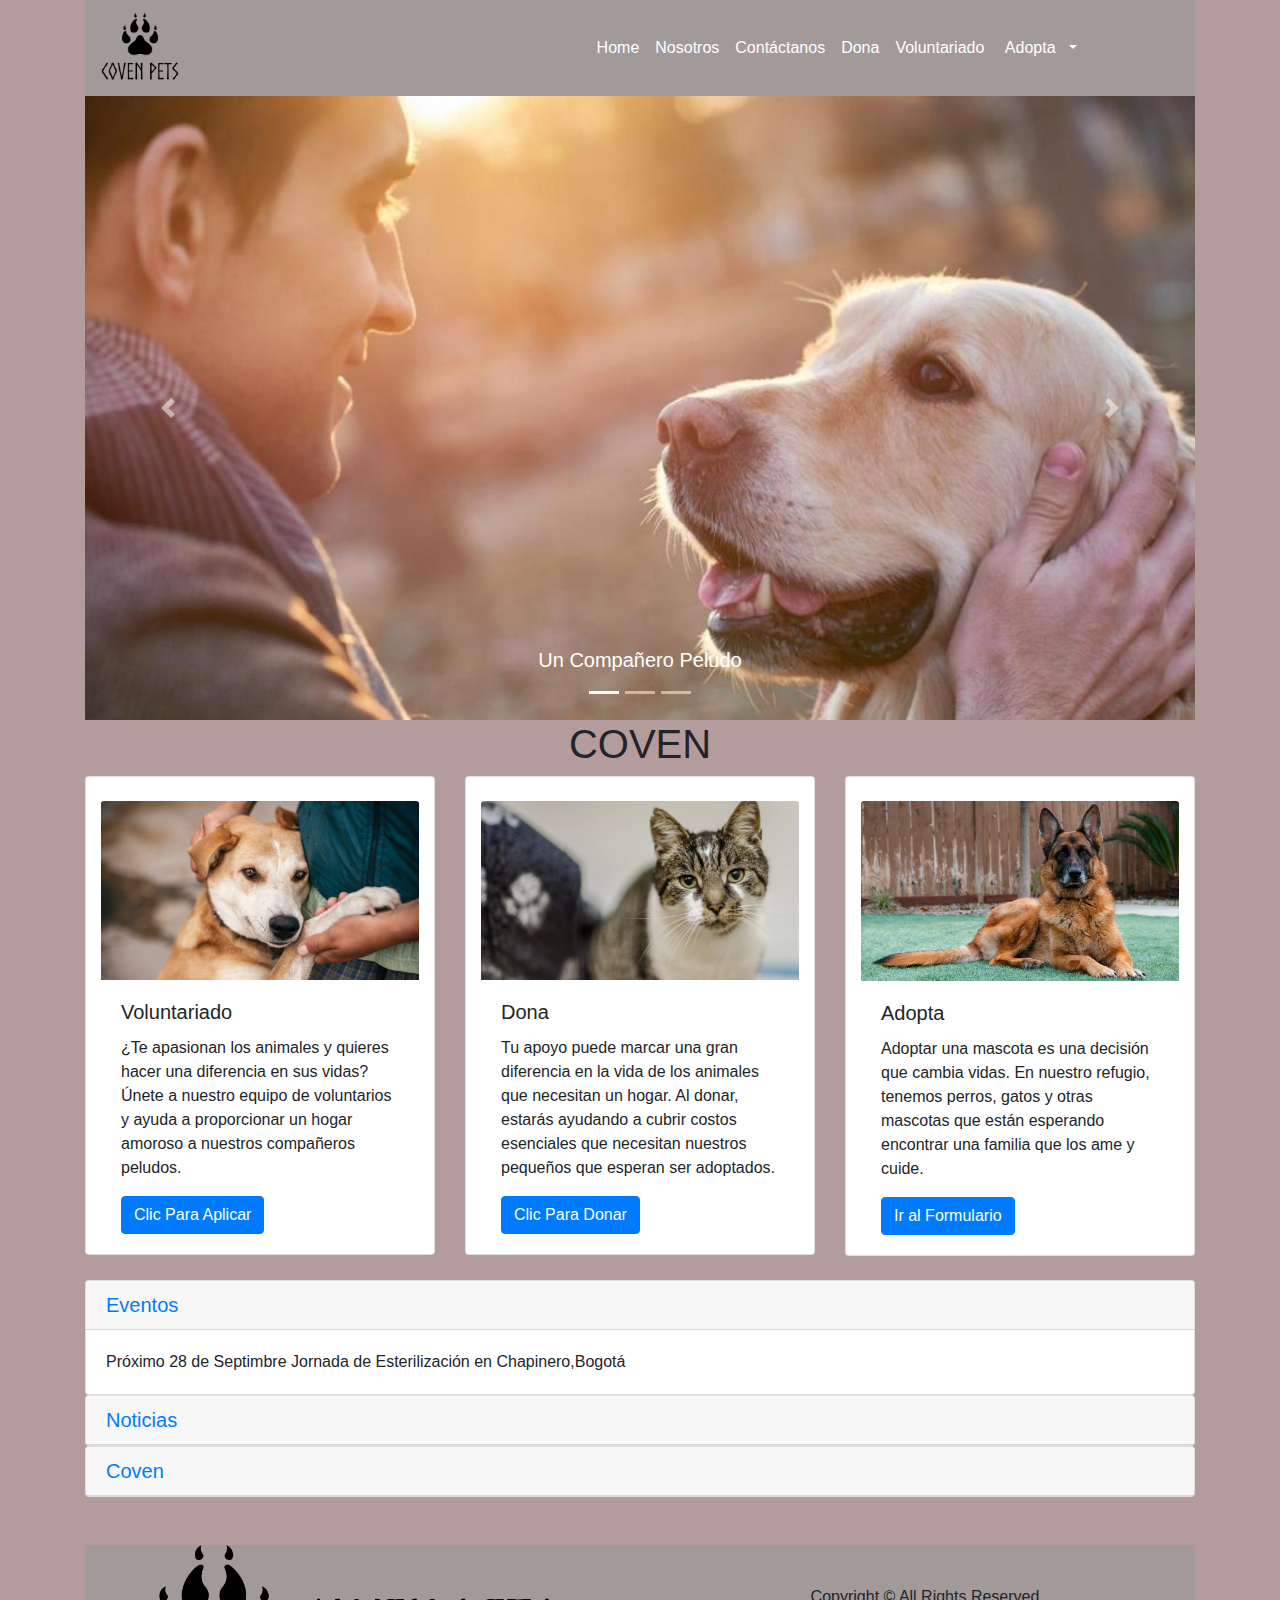
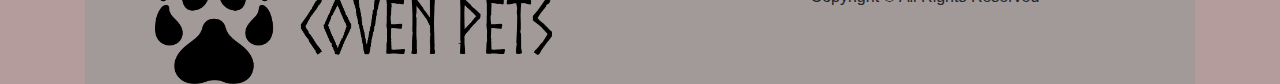
<file: index.html>
<!DOCTYPE html>
<html lang="en">
  <head>
    <meta charset="utf-8">
	<meta http-equiv="X-UA-Compatible" content="IE=edge">
	<meta name="viewport" content="width=device-width, initial-scale=1">
    <title>Untitled Document</title>
	  <link rel="icon" href="Images/icon.png" type="image/png">
    <!-- Bootstrap -->
	<link href="css/bootstrap-4.4.1.css" rel="stylesheet">
	<link href="stylec.css" rel="stylesheet" type="text/css">
  </head>
  <body>
  	<div class="container-fluid">
  	  <div class="container">
  	    <nav class="navbar navbar-expand-lg navbar-light bg-light"> <a class="navbar-brand" href="index.html"><img src="Images/Logo.png" width="78" height="70,2" alt=""/></a>
  	      <button class="navbar-toggler" type="button" data-toggle="collapse" data-target="#navbarSupportedContent1" aria-controls="navbarSupportedContent1" aria-expanded="false" aria-label="Toggle navigation"> <span class="navbar-toggler-icon"></span> </button>
  	      <div class="collapse navbar-collapse" id="navbarSupportedContent1">
  	        <ul class="navbar-nav mr-auto">
  	          <li class="nav-item active"> <a class="nav-link" href="index.html">Home <span class="sr-only">(current)</span></a> </li>
  	          <li class="nav-item"> <a class="nav-link" href="Nosotros.html">Nosotros</a> </li>
  	          <li class="nav-item"> <a class="nav-link" href="Contáctanos.html">Contáctanos</a></li>
  	          <li class="nav-item"> <a class="nav-link" href="index.html">Dona</a></li>
		      <li class="nav-item"> <a class="nav-link" href="index.html">Voluntariado&nbsp;</a></li>
			<li class="nav-item dropdown"> <a class="nav-link dropdown-toggle" href="index.html" id="navbarDropdown1" role="button" data-toggle="dropdown" aria-haspopup="true" aria-expanded="false"> Adopta&nbsp; </a>
  	            <div class="dropdown-menu" aria-labelledby="navbarDropdown1"> <a class="dropdown-item" href="Requisitos.html">Requisitos</a> <a class="dropdown-item" href="index.html">Conócelos</a> </div>
              </li>
            </ul>
</div>
        </nav>
  	    <div id="carouselExampleIndicators1" class="carousel slide" data-ride="carousel" style="background-color: grey">
  	      <ol class="carousel-indicators">
  	        <li data-target="#carouselExampleIndicators1" data-slide-to="0" class="active"></li>
  	        <li data-target="#carouselExampleIndicators1" data-slide-to="1"></li>
  	        <li data-target="#carouselExampleIndicators1" data-slide-to="2"></li>
          </ol>
  	      <div class="carousel-inner" role="listbox">
  	        <div class="carousel-item active"> <img class="d-block mx-auto img-fluid" src="Images/dueño.jpeg" alt="First slide">
  	          <div class="carousel-caption">
  	            <h5>Un Compañero Peludo</h5>
              </div>
            </div>
  	        <div class="carousel-item"> <img class="d-block mx-auto img-fluid" src="Images/durmiendo.jpg" alt="Second slide">
  	          <div class="carousel-caption">
  	            <h5>Un Nuevo Hogar </h5>
              </div>
            </div>
  	        <div class="carousel-item"> <img class="d-block mx-auto img-fluid" src="Images/carrusel.png" alt="Third slide">
  	          <div class="carousel-caption">
  	            <h5>El Poder De La Adopción</h5>
              </div>
            </div>
          </div>
  	      <a class="carousel-control-prev" href="#carouselExampleIndicators1" role="button" data-slide="prev"> <span class="carousel-control-prev-icon" aria-hidden="true"></span> <span class="sr-only">Previous</span></a> <a class="carousel-control-next" href="#carouselExampleIndicators1" role="button" data-slide="next"> <span class="carousel-control-next-icon" aria-hidden="true"></span> <span class="sr-only">Next</span></a></div>
		  <h1 class="text-center">COVEN</h1>
	    <div class="row">
		    <div class="col-xl-4">
		      <div class="card col-md-4 col-xl-12"> <br> <img class="card-img-top" src="Images/adopt3.jpg" alt="Card image cap">
		        <div class="card-body">
		          <h5 class="card-title">Voluntariado&nbsp;</h5>
		          <p class="card-text">¿Te apasionan los animales y quieres hacer una diferencia en sus vidas? Únete a nuestro equipo de voluntarios y ayuda a proporcionar un hogar amoroso a nuestros compañeros peludos.</p>
		          <a href="#" class="btn btn-primary">Clic Para Aplicar</a> </div>
	          </div>
		    </div>
		    <div class="col-xl-4">
		      <div class="card col-md-4 col-xl-12"> <br> <img class="card-img-top" src="Images/cat Morris.jpg.jpg" alt="Card image cap">
		        <div class="card-body">
		          <h5 class="card-title">Dona</h5>
		          <p class="card-text">Tu apoyo puede marcar una gran diferencia en la vida de los animales que necesitan un hogar. Al donar, estarás ayudando a cubrir costos esenciales que necesitan nuestros pequeños que esperan ser adoptados.</p>
		          <a href="#" class="btn btn-primary">Clic Para Donar</a> </div>
	          </div>
		    </div>
		    <div class="col-xl-4">
		      <div class="card col-md-4 col-xl-12"> <br> <img class="card-img-top" src="Images/Adopt1.jpg" alt="Card image cap">
		        <div class="card-body">
		          <h5 class="card-title">Adopta</h5>
		          <p class="card-text">Adoptar una mascota es una decisión que cambia vidas. En nuestro refugio, tenemos perros, gatos y otras mascotas que están esperando encontrar una familia que los ame y cuide.</p>
		          <a href="#" class="btn btn-primary">Ir al Formulario</a> </div>
	          </div>
		    </div>
	    </div>
		  <br>
	    <div id="accordion1" role="tablist">
		    <div class="card">
		      <div class="card-header" role="tab" id="headingOne1">
		        <h5 class="mb-0"> <a data-toggle="collapse" href="#collapseOne1" role="button" aria-expanded="true" aria-controls="collapseOne1"> Eventos </a> </h5>
	          </div>
		      <div id="collapseOne1" class="collapse show" role="tabpanel" aria-labelledby="headingOne1" data-parent="#accordion1">
		        <div class="card-body">Próximo 28 de Septimbre Jornada de Esterilización en Chapinero,Bogotá</div>
	          </div>
	      </div>
		    <div class="card">
		      <div class="card-header" role="tab" id="headingTwo1">
		        <h5 class="mb-0"> <a class="collapsed" data-toggle="collapse" href="#collapseTwo1" role="button" aria-expanded="false" aria-controls="collapseTwo1"> Noticias </a> </h5>
	          </div>
		      <div id="collapseTwo1" class="collapse" role="tabpanel" aria-labelledby="headingTwo1" data-parent="#accordion1">
		        <div class="card-body">En los últimos meses, Colombia ha adoptado varias leyes y regulaciones importantes que refuerzan la protección de los derechos de los animales. Uno de los desarrollos más notables es la prohibición de las corridas de toros, una tradición que, a pesar de ser criticada durante mucho tiempo, no fue oficialmente prohibida hasta mayo de 2024. Esta medida refleja un cambio significativo en la percepción cultural hacia el bienestar animal en el país.</div>
	          </div>
	      </div>
		    <div class="card">
		      <div class="card-header" role="tab" id="headingThree1">
		        <h5 class="mb-0"> <a class="collapsed" data-toggle="collapse" href="#collapseThree1" role="button" aria-expanded="false" aria-controls="collapseThree1"> Coven </a> </h5>
	          </div>
		      <div id="collapseThree1" class="collapse" role="tabpanel" aria-labelledby="headingThree1" data-parent="#accordion1">
		        <div class="card-body">Somos Coven, una empresa de Diseño y Arte que busca apoyar a nuestros compañeros peludos que más lo necesitan.</div>
	          </div>
	      </div>
	    </div> <br>
		
	    
		  <br>
		  <footer>
		  <div class="row">
		    <div class="col-xl-6"><img src="Images/logo 2.png" width="400" height="139" alt=""/></div>
		    <div class="col-xl-6">
		      <p>&nbsp;</p>
		      <p>Copyright © All Rights Reserved</p>
	        </div>
	      </div>
		</footer>
      </div>
	
</div>
  	<!-- body code goes here -->


	<!-- jQuery (necessary for Bootstrap's JavaScript plugins) --> 
	<script src="js/jquery-3.4.1.min.js"></script>

	<!-- Include all compiled plugins (below), or include individual files as needed -->
	<script src="js/popper.min.js"></script> 
  <script src="js/bootstrap-4.4.1.js"></script>
  </body>
</html>
</file>
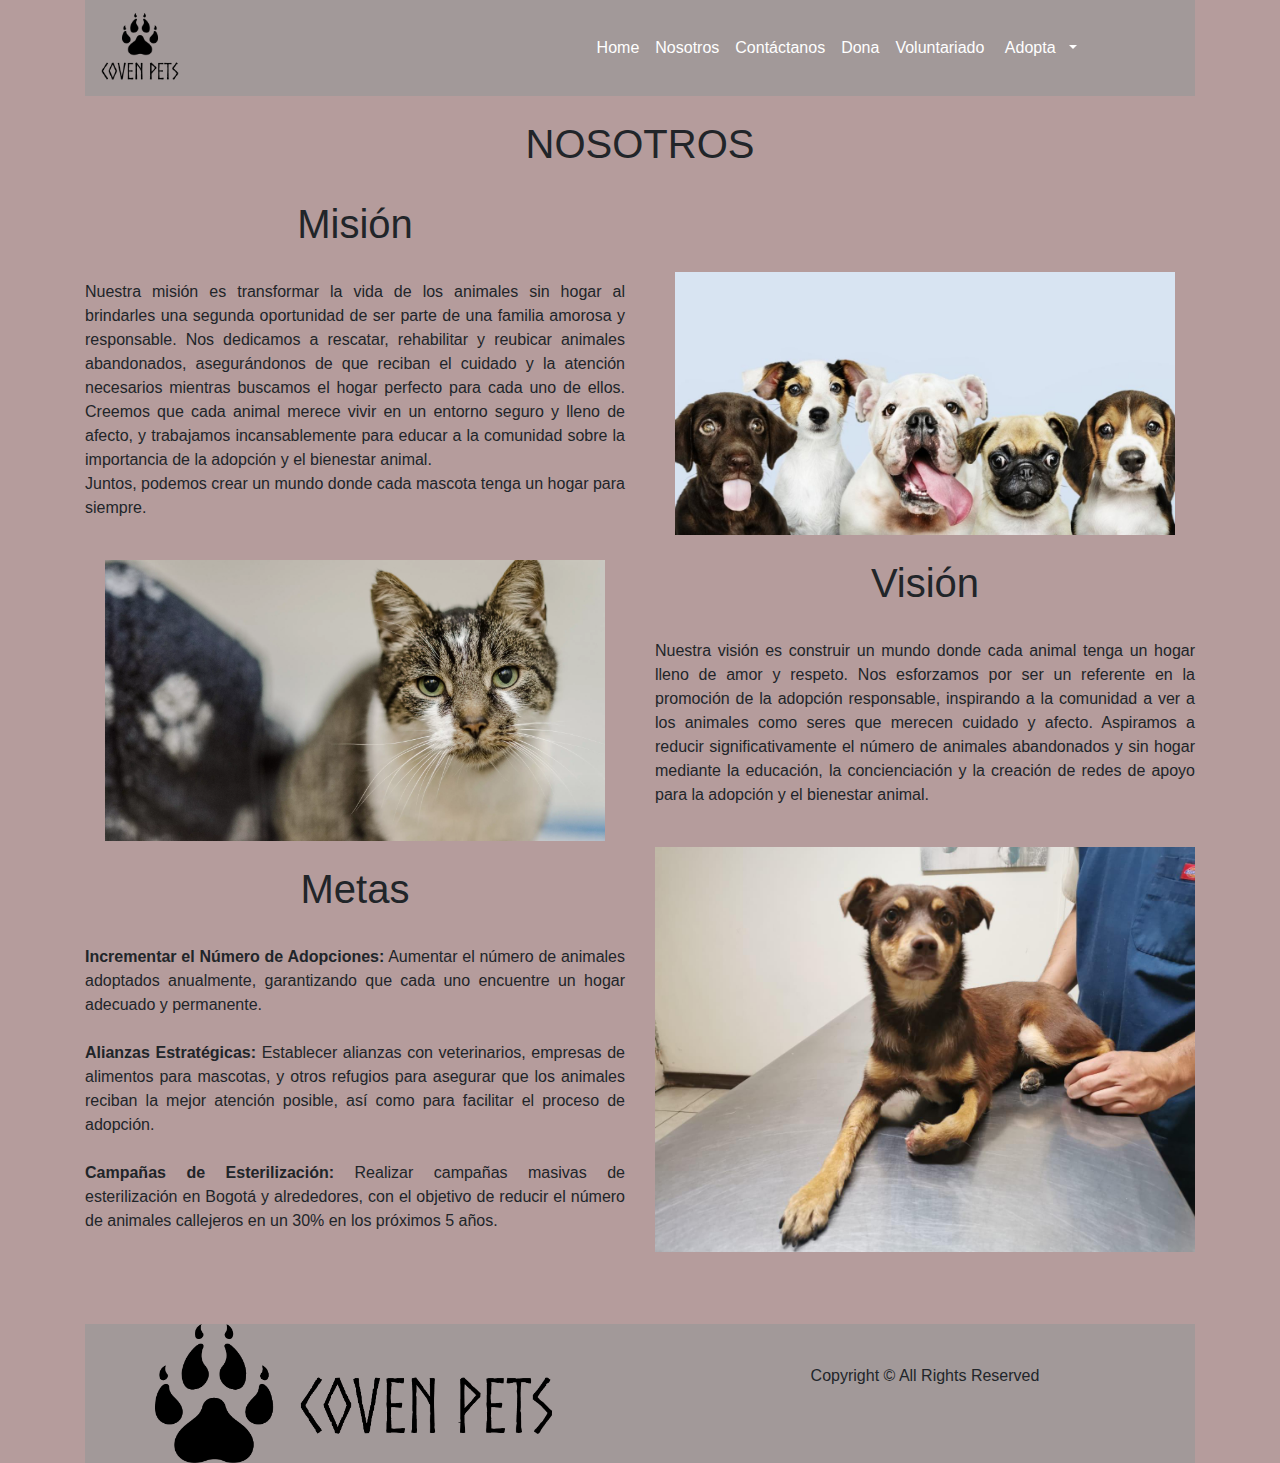
<file: Nosotros.html>
<!DOCTYPE html>
<html lang="en">
  <head>
    <meta charset="utf-8">
	<meta http-equiv="X-UA-Compatible" content="IE=edge">
	<meta name="viewport" content="width=device-width, initial-scale=1">
    <title>Untitled Document</title>
	  <link rel="icon" href="Images/icon.png" type="image/png">
    <!-- Bootstrap -->
	<link href="css/bootstrap-4.4.1.css" rel="stylesheet">
	<link href="stylec.css" rel="stylesheet" type="text/css">
  </head>
  <body>
  	<div class="container-fluid">
  	  <div class="container">
  	    <nav class="navbar navbar-expand-lg navbar-light bg-light"> <a class="navbar-brand" href="index.html"><img src="Images/Logo.png" width="78" height="70,2" alt=""/></a>
  	      <button class="navbar-toggler" type="button" data-toggle="collapse" data-target="#navbarSupportedContent1" aria-controls="navbarSupportedContent1" aria-expanded="false" aria-label="Toggle navigation"> <span class="navbar-toggler-icon"></span> </button>
  	      <div class="collapse navbar-collapse" id="navbarSupportedContent1">
  	        <ul class="navbar-nav mr-auto">
  	          <li class="nav-item active"> <a class="nav-link" href="index.html">Home <span class="sr-only">(current)</span></a> </li>
  	          <li class="nav-item"> <a class="nav-link" href="Nosotros.html">Nosotros</a> </li>
  	          <li class="nav-item"> <a class="nav-link" href="Contáctanos.html">Contáctanos</a></li>
  	          <li class="nav-item"> <a class="nav-link" href="index.html">Dona</a></li>
		      <li class="nav-item"> <a class="nav-link" href="index.html">Voluntariado&nbsp;</a></li>
			<li class="nav-item dropdown"> <a class="nav-link dropdown-toggle" href="index.html" id="navbarDropdown1" role="button" data-toggle="dropdown" aria-haspopup="true" aria-expanded="false"> Adopta&nbsp; </a>
  	            <div class="dropdown-menu" aria-labelledby="navbarDropdown1"> <a class="dropdown-item" href="Requisitos.html">Requisitos</a> <a class="dropdown-item" href="index.html">Conócelos</a> </div>
              </li>
            </ul>
</div>
        </nav>
		  <br>
		  <h1 class="text-center">NOSOTROS</h1>
		  <br>
  	    <div class="row">
  	      <div class="col-xl-6"><h1>Misión</h1>
			  <br> 
			  <p class="text-justify">Nuestra misión es transformar la vida de los animales sin hogar al brindarles una segunda oportunidad de ser parte de una familia amorosa y responsable. Nos dedicamos a rescatar, rehabilitar y reubicar animales abandonados, asegurándonos de que reciban el cuidado y la atención necesarios mientras buscamos el hogar perfecto para cada uno de ellos. Creemos que cada animal merece vivir en un entorno seguro y lleno de afecto, y trabajamos incansablemente para educar a la comunidad sobre la importancia de la adopción y el bienestar animal.
				  <br> Juntos, podemos crear un mundo donde cada mascota tenga un hogar para siempre.</p>
			  <br>
			<img src="Images/cat Morris.jpg.jpg" alt="" width="500" height="288" class="img-fluid"/>
			  <br><br><h1>Metas</h1><br>
			  <p class="text-justify"> 
<b>Incrementar el Número de Adopciones:</b> Aumentar el número de animales adoptados anualmente, garantizando que cada uno encuentre un hogar adecuado y permanente.
<br><br>

<b>Alianzas Estratégicas:</b> Establecer alianzas con veterinarios, empresas de alimentos para mascotas, y otros refugios para asegurar que los animales reciban la mejor atención posible, así como para facilitar el proceso de adopción.
<br><br>
<b>Campañas de Esterilización:</b> Realizar campañas masivas de esterilización en Bogotá y alrededores, con el objetivo de reducir el número de animales callejeros en un 30% en los próximos 5 años.
</p>
			  
			</div>
			
  	      <div class="col-xl-6"><br><br><br> <img src="Images/perros.jpg" alt="" width="500" height="265" class="img-fluid"/>
			<br> 
			  <br>
			  <h1>Visión</h1>
			  <br>
			  <p class="text-justify">Nuestra visión es construir un mundo donde cada animal tenga un hogar lleno de amor y respeto. Nos esforzamos por ser un referente en la promoción de la adopción responsable, inspirando a la comunidad a ver a los animales como seres que merecen cuidado y afecto. Aspiramos a reducir significativamente el número de animales abandonados y sin hogar mediante la educación, la concienciación y la creación de redes de apoyo para la adopción y el bienestar animal.</p>
			  <br> 
			  <img src="Images/vet.jpeg" alt="" width="1284" height="674" class="img-fluid"/>
			<br> 
			  
			   <br>
<br> 
			</div>
        </div>
<br>
		<footer>
		  <div class="row">
		    <div class="col-xl-6"><img src="Images/logo 2.png" width="400" height="139" alt=""/></div>
		    <div class="col-xl-6">
		      <p>&nbsp;</p>
		      <p>Copyright © All Rights Reserved</p>
	        </div>
	      </div>
		</footer>
      </div>
</div>
  	<!-- body code goes here -->


	<!-- jQuery (necessary for Bootstrap's JavaScript plugins) --> 
	<script src="js/jquery-3.4.1.min.js"></script>

	<!-- Include all compiled plugins (below), or include individual files as needed -->
	<script src="js/popper.min.js"></script> 
  <script src="js/bootstrap-4.4.1.js"></script>
  </body>
</html>
</file>
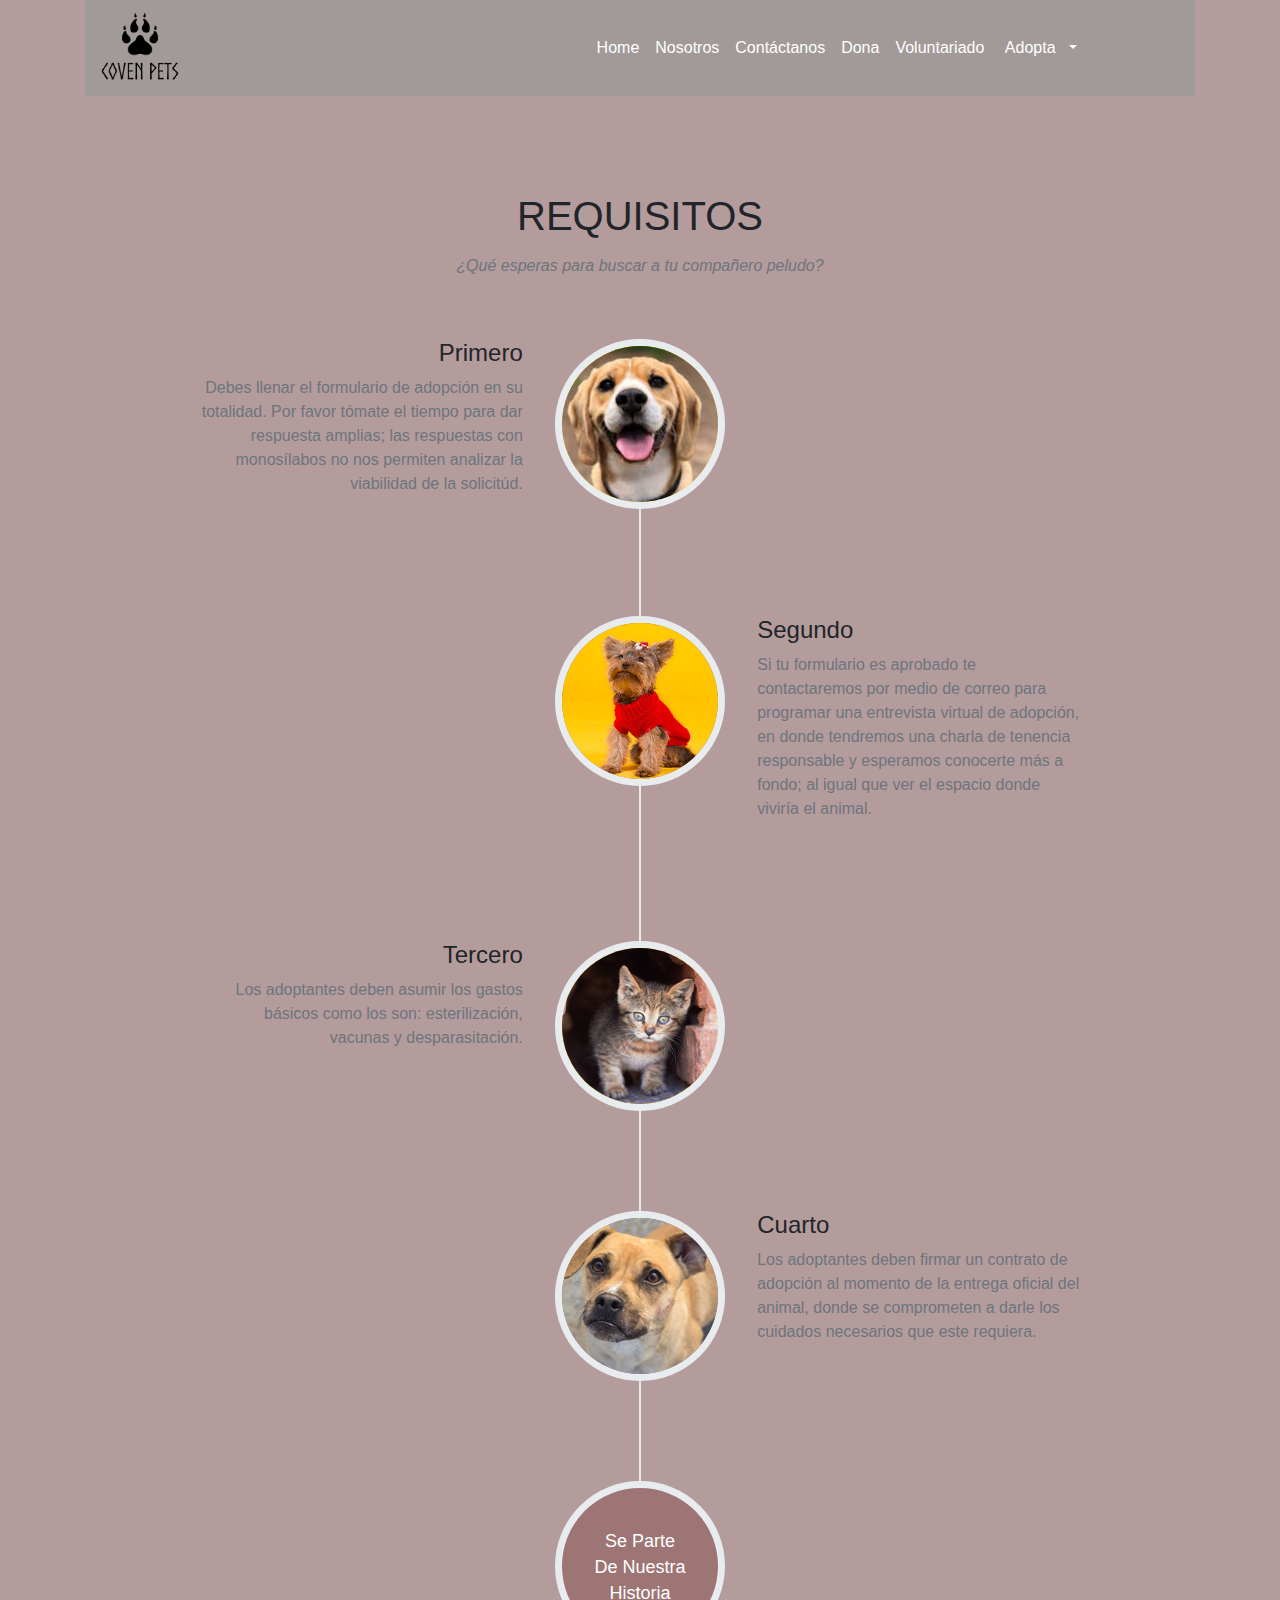
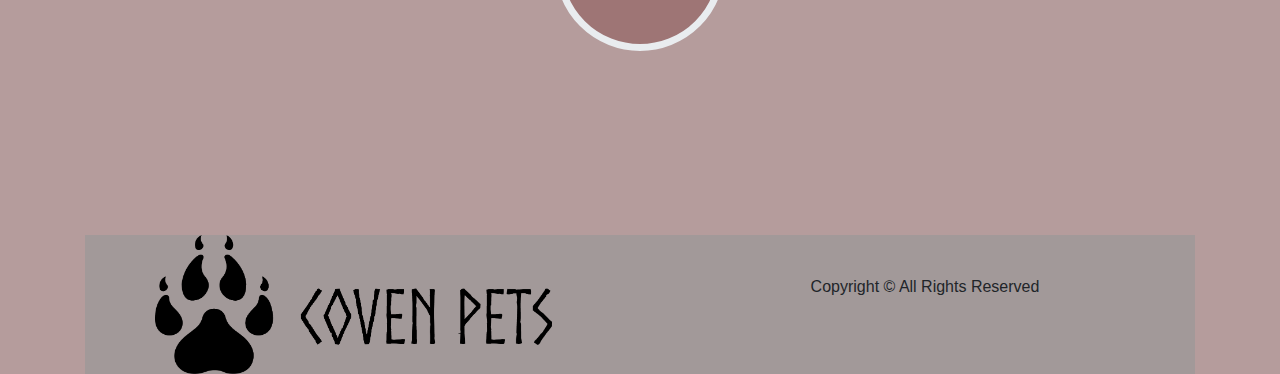
<file: Requisitos.html>
<!DOCTYPE html>
<html lang="en">
  <head>
    <meta charset="utf-8">
	<meta http-equiv="X-UA-Compatible" content="IE=edge">
	<meta name="viewport" content="width=device-width, initial-scale=1">
    <title>Coven</title>
	  
	  <link rel="icon" href="Images/icon.png" type="image/png">
    <!-- Bootstrap -->
	<link href="css/bootstrap-4.4.1.css" rel="stylesheet">
	<link href="stylec.css" rel="stylesheet" type="text/css">
	  
	




  </head>
  <body>
  	<div class="container-fluid">
  	  <div class="container">
  	    <nav class="navbar navbar-expand-lg navbar-light bg-light"> <a class="navbar-brand" href="index.html"><img src="Images/Logo.png" width="78" height="70,2" alt=""/></a>
  	      <button class="navbar-toggler" type="button" data-toggle="collapse" data-target="#navbarSupportedContent1" aria-controls="navbarSupportedContent1" aria-expanded="false" aria-label="Toggle navigation"> <span class="navbar-toggler-icon"></span> </button>
  	      <div class="collapse navbar-collapse" id="navbarSupportedContent1">
  	        <ul class="navbar-nav mr-auto">
  	          <li class="nav-item active"> <a class="nav-link" href="index.html">Home <span class="sr-only">(current)</span></a> </li>
  	          <li class="nav-item"> <a class="nav-link" href="Nosotros.html">Nosotros</a> </li>
  	          <li class="nav-item"> <a class="nav-link" href="Contáctanos.html">Contáctanos</a></li>
  	          <li class="nav-item"> <a class="nav-link" href="index.html">Dona</a></li>
		      <li class="nav-item"> <a class="nav-link" href="index.html">Voluntariado&nbsp;</a></li>
			<li class="nav-item dropdown"> <a class="nav-link dropdown-toggle" href="index.html" id="navbarDropdown1" role="button" data-toggle="dropdown" aria-haspopup="true" aria-expanded="false"> Adopta&nbsp; </a>
  	            <div class="dropdown-menu" aria-labelledby="navbarDropdown1"> <a class="dropdown-item" href="Requisitos.html">Requisitos</a> <a class="dropdown-item" href="index.html">Conócelos</a> </div>
              </li>
            </ul>
</div>
        </nav>
  	   
		  
		  <section class="page-section" id="about">
            <div class="container">
                <div class="text-center">
                    <h2 class="section-heading text-uppercase">Requisitos</h2>
                    <h3 class="section-subheading text-muted">¿Qué esperas para buscar a tu compañero peludo?</h3>
                </div>
                <ul class="timeline">
                    <li>
                        <div class="timeline-image"><img class="rounded-circle img-fluid" src="Images/timeline1.png" alt="..." /></div>
                        <div class="timeline-panel">
                            <div class="timeline-heading">
                                <h4>Primero</h4>
                               
                            </div>
                            <div class="timeline-body"><p class="text-muted">
Debes llenar el formulario de adopción en su totalidad. Por favor tómate el tiempo para dar respuesta amplias; las respuestas con monosílabos no nos permiten analizar la viabilidad de la solicitúd.</p></div>
                        </div>
                    </li>
                    <li class="timeline-inverted">
                        <div class="timeline-image"><img class="rounded-circle img-fluid" src="Images/timeline2.png" alt="..." /></div>
                        <div class="timeline-panel">
                            <div class="timeline-heading">
                                <h4>Segundo</h4>
                              
                            </div>
                            <div class="timeline-body"><p class="text-muted">Si tu formulario es aprobado te contactaremos por medio de correo para programar una entrevista virtual de adopción, en donde tendremos una charla de tenencia responsable y esperamos conocerte más a fondo; al igual que ver el espacio donde viviría el animal.</p></div>
                        </div>
                    </li>
                    <li>
                        <div class="timeline-image"><img class="rounded-circle img-fluid" src="Images/timeline3.png" alt="..." /></div>
                        <div class="timeline-panel">
                            <div class="timeline-heading">
                                <h4>Tercero</h4>
                              
                            </div>
                            <div class="timeline-body"><p class="text-muted">Los adoptantes deben asumir los gastos básicos como los son: esterilización, vacunas y desparasitación.</p></div>
                        </div>
                    </li>
                    <li class="timeline-inverted">
                        <div class="timeline-image"><img class="rounded-circle img-fluid" src="Images/timeline4.png" alt="..." /></div>
                        <div class="timeline-panel">
                            <div class="timeline-heading">
                                <h4>Cuarto</h4>
                             
                            </div>
                            <div class="timeline-body"><p class="text-muted">Los adoptantes deben firmar un contrato de adopción al momento de la entrega oficial del animal, donde se comprometen a darle los cuidados necesarios que este requiera.</p></div>
                        </div>
                    </li>
                    <li class="timeline-inverted">
                        <div class="timeline-image">
                            <h4>
                                Se Parte
                                <br />
                                De Nuestra
                                <br />
                                Historia
                            </h4>
                        </div>
                    </li>
                </ul>
            </div>
        </section>
		  
	     <br> <br> <br>
		<footer>
		  <div class="row">
		    <div class="col-xl-6"><img src="Images/logo 2.png" width="400" height="139" alt=""/></div>
		    <div class="col-xl-6">
		      <p>&nbsp;</p>
		      <p>Copyright © All Rights Reserved</p>
	        </div>
	      </div>
		</footer>

      </div>
</div>
  	<!-- body code goes here -->


	<!-- jQuery (necessary for Bootstrap's JavaScript plugins) --> 
	<script src="js/jquery-3.4.1.min.js"></script>

	<!-- Include all compiled plugins (below), or include individual files as needed -->
	<script src="js/popper.min.js"></script> 
  <script src="js/bootstrap-4.4.1.js"></script>
  </body>
</html>
</file>
<file: stylec.css>
@charset "utf-8";
body {
}
.container-fluid {
    background-color: #B59C9C;
}
.container-fluid .container .navbar.navbar-expand-lg.navbar-light.bg-light {
    background-image: -webkit-linear-gradient(270deg,rgba(162,153,153,1.00) 0%,rgba(162,153,153,1.00) 100%);
    background-image: -moz-linear-gradient(270deg,rgba(162,153,153,1.00) 0%,rgba(162,153,153,1.00) 100%);
    background-image: -o-linear-gradient(270deg,rgba(162,153,153,1.00) 0%,rgba(162,153,153,1.00) 100%);
    background-image: linear-gradient(180deg,rgba(162,153,153,1.00) 0%,rgba(162,153,153,1.00) 100%);


}
.container-fluid .container footer {
    background-image: -webkit-linear-gradient(270deg,rgba(162,153,153,1.00) 0%,rgba(162,153,153,1.00) 100%);
    background-image: -moz-linear-gradient(270deg,rgba(162,153,153,1.00) 0%,rgba(162,153,153,1.00) 100%);
    background-image: -o-linear-gradient(270deg,rgba(162,153,153,1.00) 0%,rgba(162,153,153,1.00) 100%);
    background-image: linear-gradient(180deg,rgba(162,153,153,1.00) 0%,rgba(162,153,153,1.00) 100%);
    background-color: rgba(162,153,153,1.00);

}
.container .row .col-xl-6 {
    text-align: center;
}



.navbar-nav.mr-auto .nav-item .nav-link {
    color: #FFFFFF;
}
.container .navbar.navbar-expand-lg.navbar-light.bg-light .navbar-toggler {

}

.container .navbar.navbar-expand-lg.navbar-light.bg-light #navbarSupportedContent1 {



}
.navbar.navbar-expand-lg.navbar-light.bg-light #navbarSupportedContent1 .navbar-nav.mr-auto {
    margin-left: 40%;






}
.col-sm-6 .d-flex div {

}


.page-section {
    padding: 6rem 0;
}
.page-section h2.section-heading, .page-section .section-heading.h2 {
  font-size: 2.5rem;
  margin-top: 0;
  margin-bottom: 1rem;
}
.page-section h3.section-subheading, .page-section .section-subheading.h3 {
  font-size: 1rem;
  font-weight: 400;
  font-style: italic;
  font-family: "Roboto Slab", -apple-system, BlinkMacSystemFont, "Segoe UI", Roboto, "Helvetica Neue", Arial, sans-serif, "Apple Color Emoji", "Segoe UI Emoji", "Segoe UI Symbol", "Noto Color Emoji";
  margin-bottom: 4rem;
}
.timeline .timeline-inverted .timeline-image {
    background-color: rgba(158,117,117,1.00);
}


@media (min-width: 768px) {
  section {
    padding: 9rem 0;
  }
}
.mb-5 {
  margin-bottom: 3rem !important;
}


section#contact {
  background-color: rgba(162,153,153,1.00) 100%;
  background-image: url("../assets/img/map-image.png");
  background-repeat: no-repeat;
  background-position: center;
}
section#contact .section-heading {
  color: #fff;
}
section#contact form#contactForm .form-group {
  margin-bottom: 1.5rem;
}
section#contact form#contactForm .form-group input,
section#contact form#contactForm .form-group textarea {
  padding: 1.25rem;
}
section#contact form#contactForm .form-group input.form-control {
  height: auto;
}
section#contact form#contactForm .form-group-textarea {
  height: 100%;
}
section#contact form#contactForm .form-group-textarea textarea {
  height: 100%;
  min-height: 10rem;
}
section#contact form#contactForm p.help-block {
  margin: 0;
}
section#contact form#contactForm .form-control:focus {
  border-color: #ffc800;
  box-shadow: none;
}
section#contact form#contactForm ::-webkit-input-placeholder {
  font-family: "Montserrat", -apple-system, BlinkMacSystemFont, "Segoe UI", Roboto, "Helvetica Neue", Arial, sans-serif, "Apple Color Emoji", "Segoe UI Emoji", "Segoe UI Symbol", "Noto Color Emoji";
  font-weight: 700;
  color: #ced4da;
}
section#contact form#contactForm :-moz-placeholder {
  font-family: "Montserrat", -apple-system, BlinkMacSystemFont, "Segoe UI", Roboto, "Helvetica Neue", Arial, sans-serif, "Apple Color Emoji", "Segoe UI Emoji", "Segoe UI Symbol", "Noto Color Emoji";
  font-weight: 700;
  color: #ced4da;
}
section#contact form#contactForm ::-moz-placeholder {
  font-family: "Montserrat", -apple-system, BlinkMacSystemFont, "Segoe UI", Roboto, "Helvetica Neue", Arial, sans-serif, "Apple Color Emoji", "Segoe UI Emoji", "Segoe UI Symbol", "Noto Color Emoji";
  font-weight: 700;
  color: #ced4da;
}
section#contact form#contactForm :-ms-input-placeholder {
  font-family: "Montserrat", -apple-system, BlinkMacSystemFont, "Segoe UI", Roboto, "Helvetica Neue", Arial, sans-serif, "Apple Color Emoji", "Segoe UI Emoji", "Segoe UI Symbol", "Noto Color Emoji";
  font-weight: 700;
  color: #ced4da;
}


.page-section {
  padding: 6rem 0;
}
.page-section h2.section-heading, .page-section .section-heading.h2 {
  font-size: 2.5rem;
  margin-top: 0;
  margin-bottom: 1rem;
}
.page-section h3.section-subheading, .page-section .section-subheading.h3 {
  font-size: 1rem;
  font-weight: 400;
  font-style: italic;
  font-family: "Roboto Slab", -apple-system, BlinkMacSystemFont, "Segoe UI", Roboto, "Helvetica Neue", Arial, sans-serif, "Apple Color Emoji", "Segoe UI Emoji", "Segoe UI Symbol", "Noto Color Emoji";
  margin-bottom: 4rem;
}

@media (min-width: 768px) {
  section {
    padding: 9rem 0;
  }
}

.timeline {
  position: relative;
  padding: 0;
  list-style: none;
}
.timeline:before {
  position: absolute;
  top: 0;
  bottom: 0;
  left: 40px;
  width: 2px;
  margin-left: -1.5px;
  content: "";
  background-color: #e9ecef;
}
.timeline > li {
  position: relative;
  min-height: 50px;
  margin-bottom: 50px;
}
.timeline > li:after, .timeline > li:before {
  display: table;
  content: " ";
}
.timeline > li:after {
  clear: both;
}
.timeline > li .timeline-panel {
  position: relative;
  float: right;
  width: 100%;
  padding: 0 20px 0 100px;
  text-align: left;
}
.timeline > li .timeline-panel:before {
  right: auto;
  left: -15px;
  border-right-width: 15px;
  border-left-width: 0;
}
.timeline > li .timeline-panel:after {
  right: auto;
  left: -14px;
  border-right-width: 14px;
  border-left-width: 0;
}
.timeline > li .timeline-image {
  position: absolute;
  z-index: 100;
  left: 0;
  width: 80px;
  height: 80px;
  margin-left: 0;
  text-align: center;
  color: white;
  border: 7px solid #e9ecef;
  border-radius: 100%;
  background-color: #ffc800;
}
.timeline > li .timeline-image h4, .timeline > li .timeline-image .h4 {
  font-size: 10px;
  line-height: 14px;
  margin-top: 12px;
}
.timeline > li.timeline-inverted > .timeline-panel {
  float: right;
  padding: 0 20px 0 100px;
  text-align: left;
}
.timeline > li.timeline-inverted > .timeline-panel:before {
  right: auto;
  left: -15px;
  border-right-width: 15px;
  border-left-width: 0;
}
.timeline > li.timeline-inverted > .timeline-panel:after {
  right: auto;
  left: -14px;
  border-right-width: 14px;
  border-left-width: 0;
}
.timeline > li:last-child {
  margin-bottom: 0;
}
.timeline .timeline-heading h4, .timeline .timeline-heading .h4 {
  margin-top: 0;
  color: inherit;
}
.timeline .timeline-heading h4.subheading, .timeline .timeline-heading .subheading.h4 {
  text-transform: none;
}
.timeline .timeline-body > ul,
.timeline .timeline-body > p {
  margin-bottom: 0;
}

@media (min-width: 768px) {
  .timeline:before {
    left: 50%;
  }
  .timeline > li {
    min-height: 100px;
    margin-bottom: 100px;
  }
  .timeline > li .timeline-panel {
    float: left;
    width: 41%;
    padding: 0 20px 20px 30px;
    text-align: right;
  }
  .timeline > li .timeline-image {
    left: 50%;
    width: 100px;
    height: 100px;
    margin-left: -50px;
  }
  .timeline > li .timeline-image h4, .timeline > li .timeline-image .h4 {
    font-size: 13px;
    line-height: 18px;
    margin-top: 16px;
  }
  .timeline > li.timeline-inverted > .timeline-panel {
    float: right;
    padding: 0 30px 20px 20px;
    text-align: left;
  }
}
@media (min-width: 992px) {
  .timeline > li {
    min-height: 150px;
  }
  .timeline > li .timeline-panel {
    padding: 0 20px 20px;
  }
  .timeline > li .timeline-image {
    width: 150px;
    height: 150px;
    margin-left: -75px;
  }
  .timeline > li .timeline-image h4, .timeline > li .timeline-image .h4 {
    font-size: 18px;
    line-height: 26px;
    margin-top: 30px;
  }
  .timeline > li.timeline-inverted > .timeline-panel {
    padding: 0 20px 20px;
  }
}
@media (min-width: 1200px) {
  .timeline > li {
    min-height: 170px;
  }
  .timeline > li .timeline-panel {
    padding: 0 20px 20px 100px;
  }
  .timeline > li .timeline-image {
    width: 170px;
    height: 170px;
    margin-left: -85px;
  }
  .timeline > li .timeline-image h4, .timeline > li .timeline-image .h4 {
    margin-top: 40px;
  }
  .timeline > li.timeline-inverted > .timeline-panel {
    padding: 0 100px 20px 20px;
  }
}
.rounded {
  border-radius: var(--bs-border-radius) !important;
}

.rounded-0 {
  border-radius: 0 !important;
}

.rounded-1 {
  border-radius: var(--bs-border-radius-sm) !important;
}

.rounded-2 {
  border-radius: var(--bs-border-radius) !important;
}

.rounded-3 {
  border-radius: var(--bs-border-radius-lg) !important;
}

.rounded-4 {
  border-radius: var(--bs-border-radius-xl) !important;
}

.rounded-5 {
  border-radius: var(--bs-border-radius-2xl) !important;
}

.rounded-circle {
  border-radius: 50% !important;
}

.rounded-pill {
  border-radius: var(--bs-border-radius-pill) !important;
}

.rounded-top {
  border-top-left-radius: var(--bs-border-radius) !important;
  border-top-right-radius: var(--bs-border-radius) !important;
}

.rounded-end {
  border-top-right-radius: var(--bs-border-radius) !important;
  border-bottom-right-radius: var(--bs-border-radius) !important;
}

.rounded-bottom {
  border-bottom-right-radius: var(--bs-border-radius) !important;
  border-bottom-left-radius: var(--bs-border-radius) !important;
}

.rounded-start {
  border-bottom-left-radius: var(--bs-border-radius) !important;
  border-top-left-radius: var(--bs-border-radius) !important;
}
</file>
